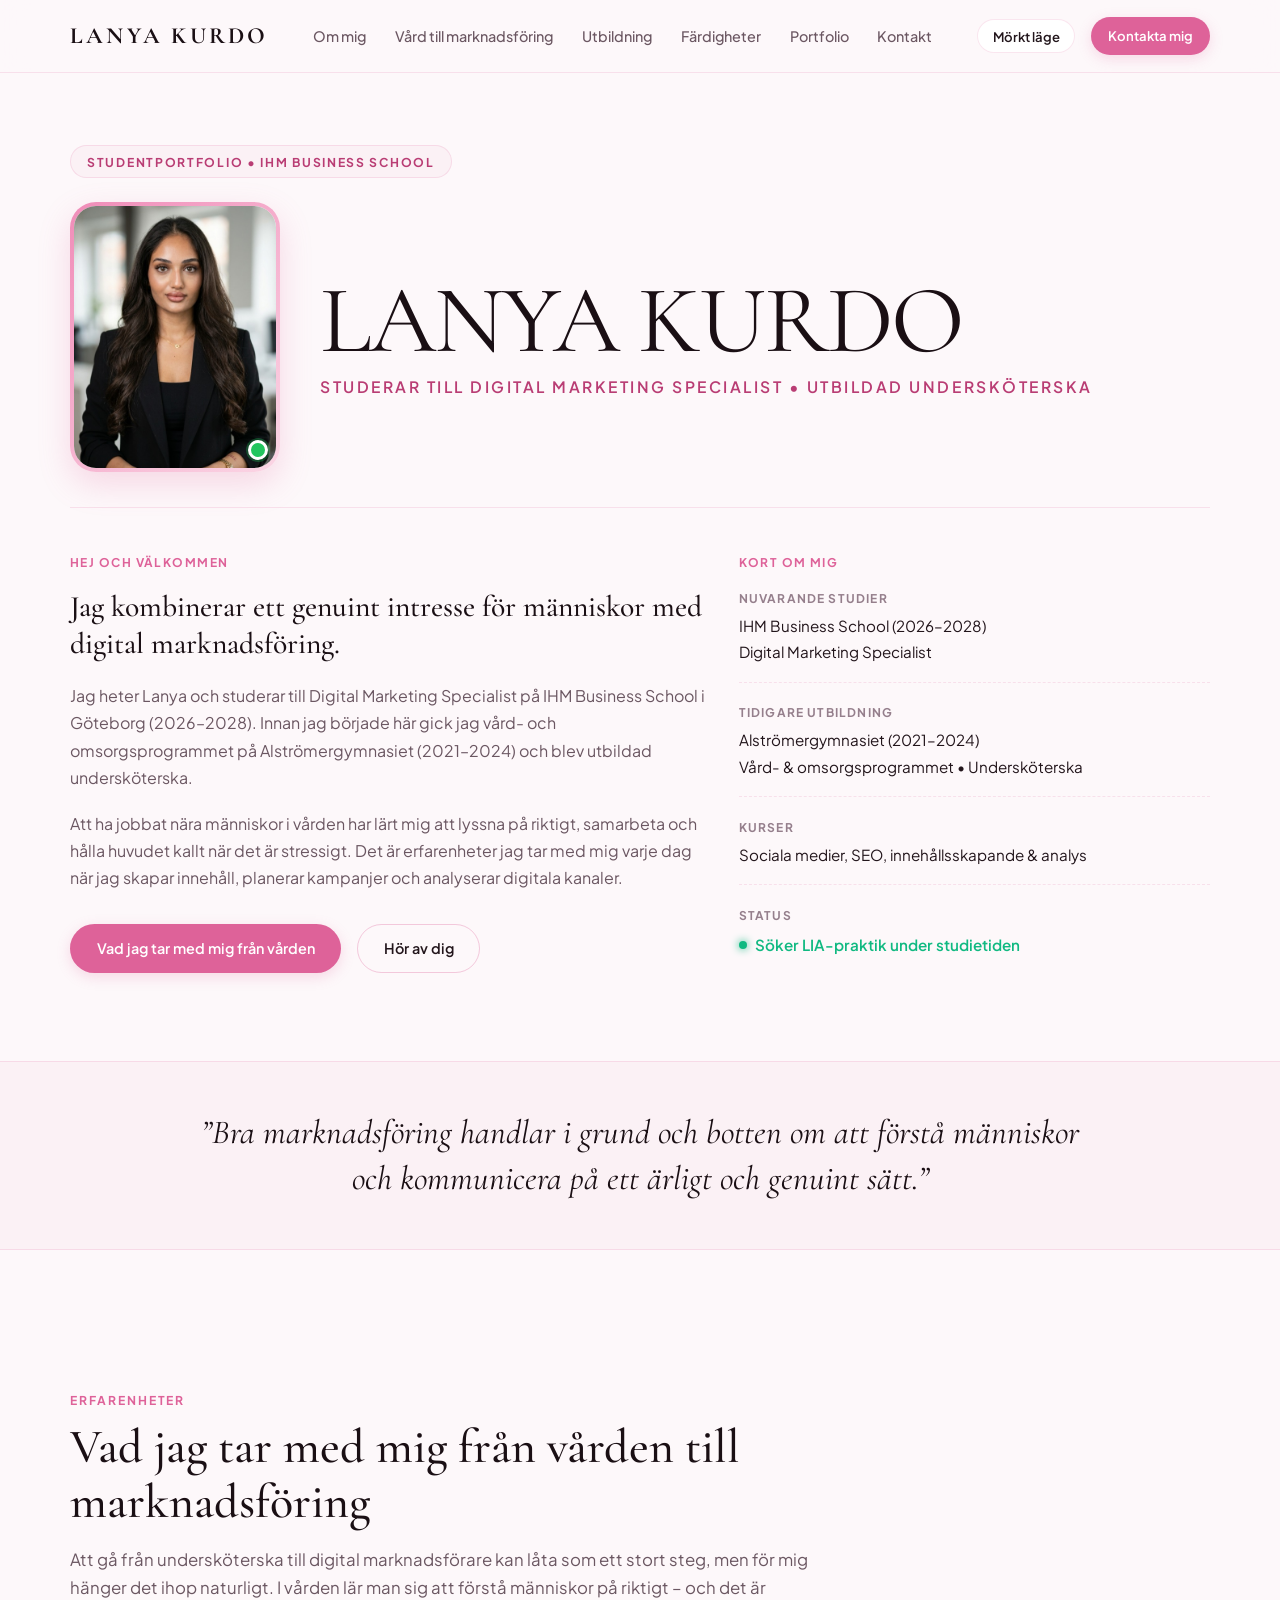
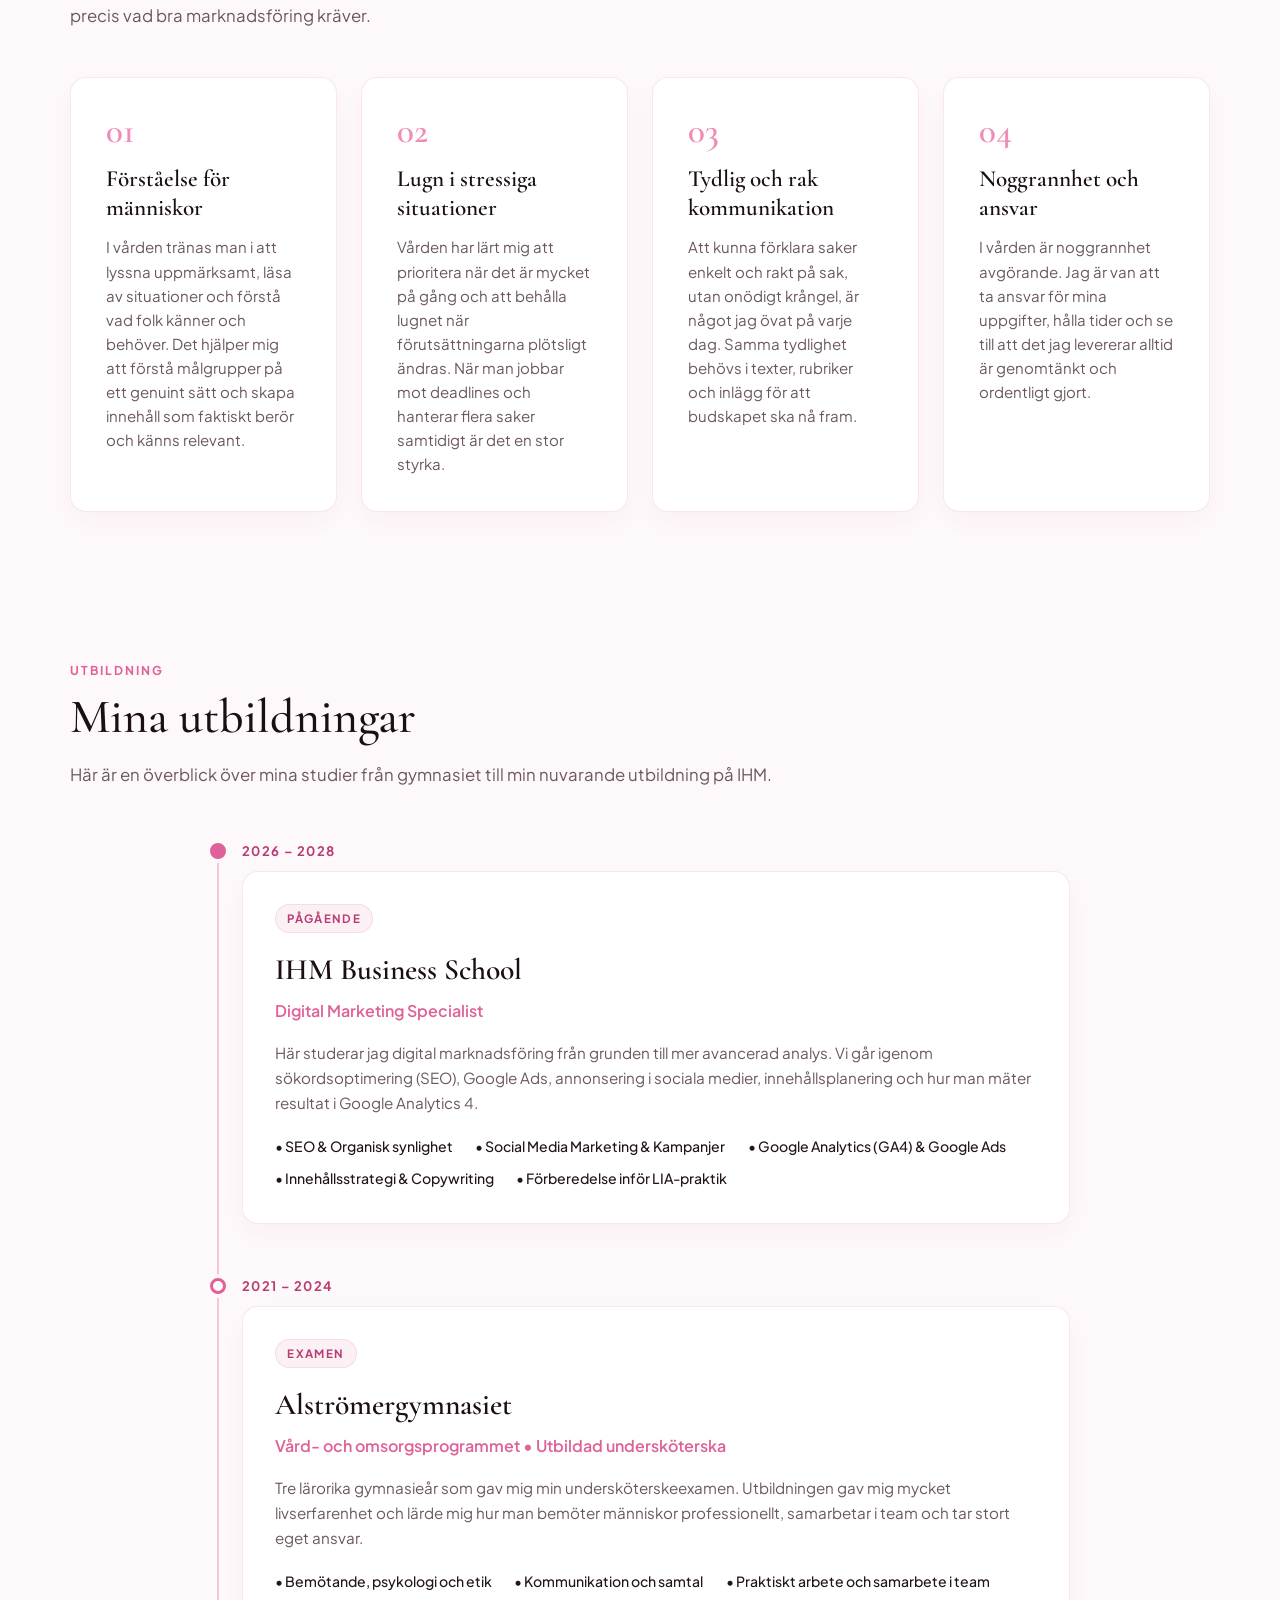
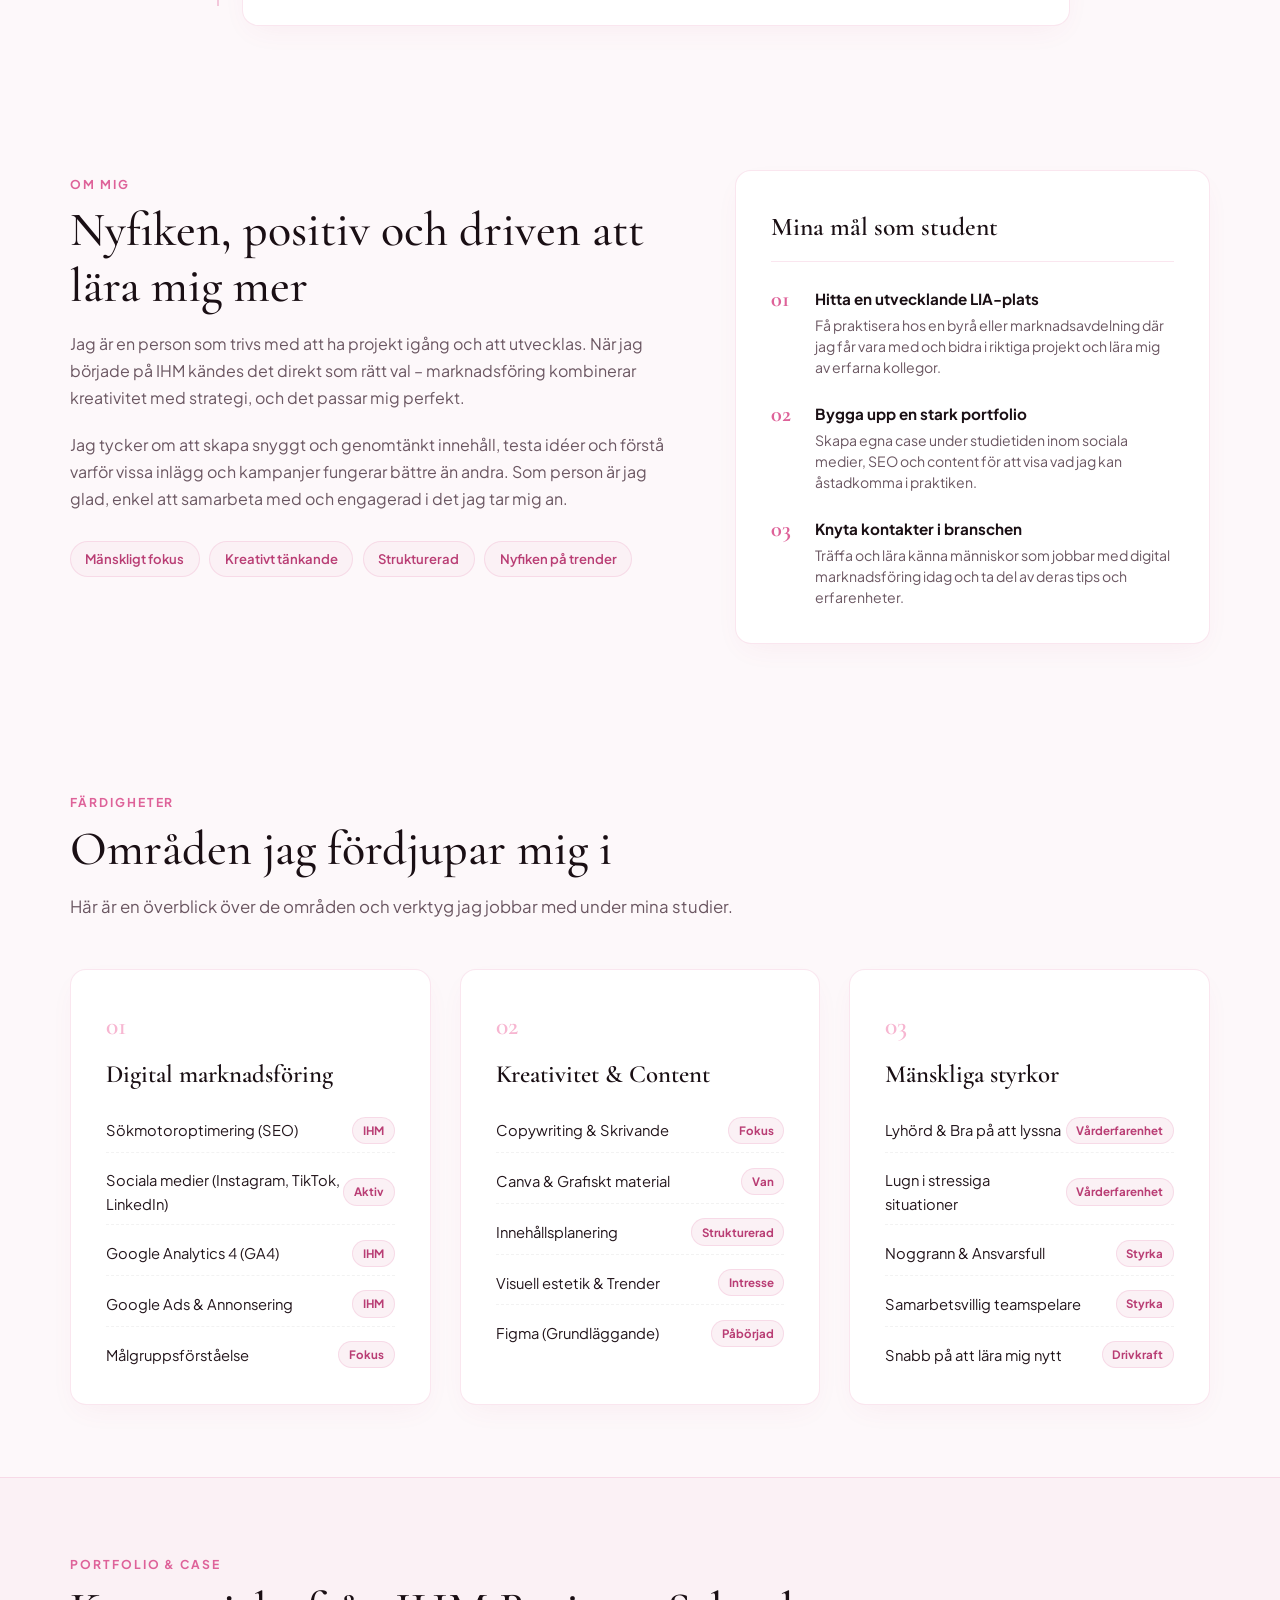
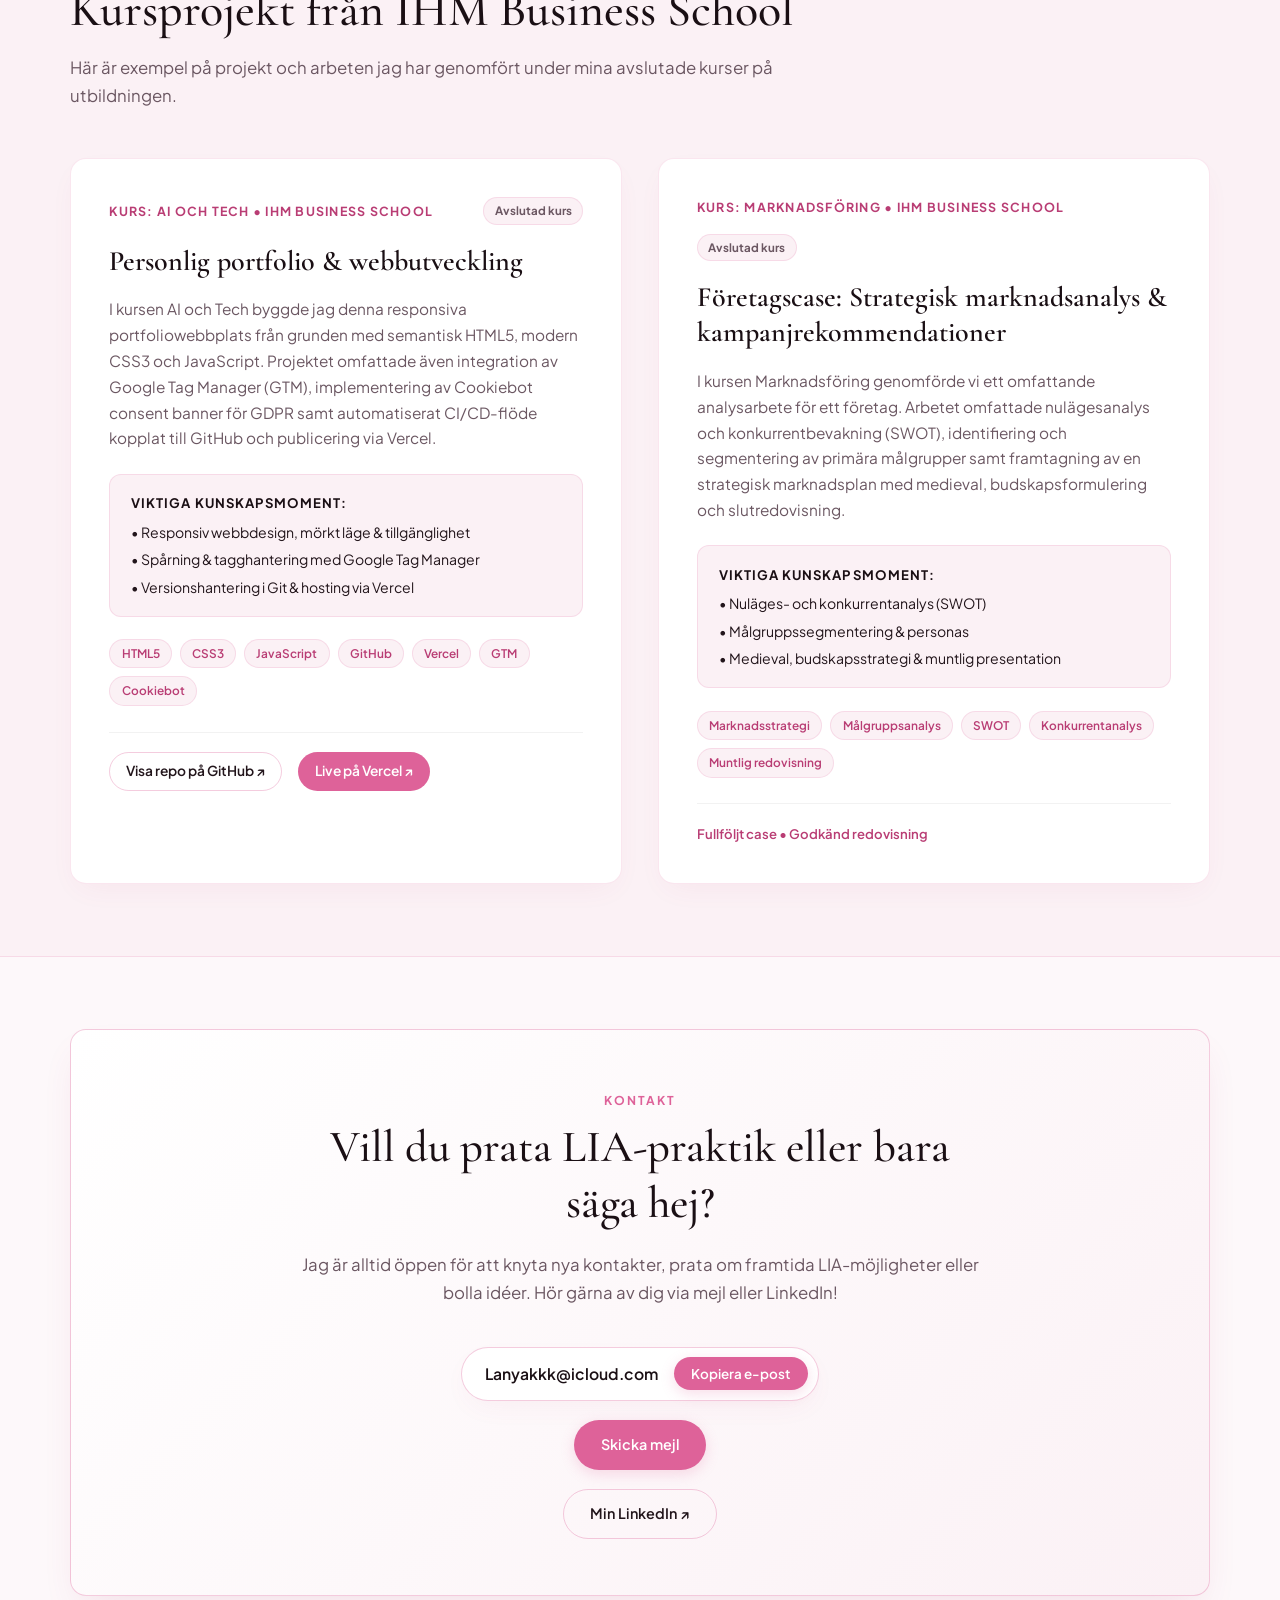
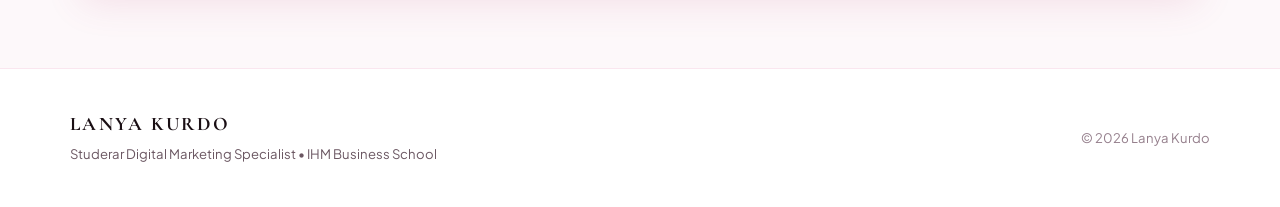
<file: index.html>
<!DOCTYPE html>
<html lang="sv">

<head>
    <!-- Google Tag Manager -->
    <script>(function(w,d,s,l,i){w[l]=w[l]||[];w[l].push({'gtm.start':
    new Date().getTime(),event:'gtm.js'});var f=d.getElementsByTagName(s)[0],
    j=d.createElement(s),dl=l!='dataLayer'?'&l='+l:'';j.async=true;j.src=
    'https://www.googletagmanager.com/gtm.js?id='+i+dl;f.parentNode.insertBefore(j,f);
    })(window,document,'script','dataLayer','GTM-WJGDMQJQ');</script>
    <!-- End Google Tag Manager -->
    <script id="Cookiebot" src="https://consent.cookiebot.com/uc.js" data-cbid="e855e7c2-2e5a-4139-b726-59638d1ef2c3"
        data-blockingmode="auto" data-culture="SV" type="text/javascript"></script>
    <meta charset="UTF-8">
    <meta name="viewport" content="width=device-width, initial-scale=1.0">
    <title>Lanya Kurdo — Studentportfolio | IHM Business School</title>
    <meta name="description"
        content="Portfolio för Lanya Kurdo. Studerar till Digital Marketing Specialist på IHM Business School (2026–2028). Utbildad undersköterska från Alströmergymnasiet (2021–2024).">
    <meta name="author" content="Lanya Kurdo">

    <!-- Typsnitt: Stilren Cormorant Garamond och lättläst Plus Jakarta Sans -->
    <link rel="preconnect" href="https://fonts.googleapis.com">
    <link rel="preconnect" href="https://fonts.gstatic.com" crossorigin>
    <link
        href="https://fonts.googleapis.com/css2?family=Cormorant+Garamond:ital,wght@0,300;0,400;0,500;0,600;0,700;1,400&family=Plus+Jakarta+Sans:wght@300;400;500;600;700&display=swap"
        rel="stylesheet">

    <!-- Stilmall med cache-brytare så ändringar alltid syns direkt -->
    <link rel="stylesheet" href="styles.css?v=8">
</head>

<body>
    <!-- Google Tag Manager (noscript) -->
    <noscript><iframe src="https://www.googletagmanager.com/ns.html?id=GTM-WJGDMQJQ"
    height="0" width="0" style="display:none;visibility:hidden"></iframe></noscript>
    <!-- End Google Tag Manager (noscript) -->
    <!-- Navigation -->
    <header class="sidhuvud" id="sidhuvud">
        <div class="nav-container">
            <a href="#" class="logotyp" aria-label="Till toppen">
                <span class="logo-namn">LANYA KURDO</span>
            </a>

            <nav class="nav-meny" aria-label="Huvudnavigation">
                <ul>
                    <li><a href="#om">Om mig</a></li>
                    <li><a href="#bakgrund">Vård till marknadsföring</a></li>
                    <li><a href="#utbildning">Utbildning</a></li>
                    <li><a href="#fardigheter">Färdigheter</a></li>
                    <li><a href="#portfolio">Portfolio</a></li>
                    <li><a href="#kontakt">Kontakt</a></li>
                </ul>
            </nav>

            <div class="header-hoger">
                <button id="tema-knapp" class="tema-knapp" type="button" aria-label="Växla färgtema">
                    <span class="tema-text">Mörkt läge</span>
                </button>
                <a href="#kontakt" class="knapp knapp-liten">Kontakta mig</a>
            </div>
        </div>
    </header>

    <main id="huvudinnehall">
        <!-- Hero: Personlig, ren och minimalistisk -->
        <section class="hero-sektion">
            <div class="hero-container">
                <div class="hero-etikett">
                    <span>STUDENTPORTFOLIO &bull; IHM BUSINESS SCHOOL</span>
                </div>

                <div class="namn-omslag">
                    <div class="hero-profil-header">
                        <div class="profil-avatar-wrap">
                            <img src="[data-uri]" alt="Lanya Kurdo" class="profil-avatar-bild">
                            <span class="profil-status-prick" title="Tillgänglig för LIA-praktik"></span>
                        </div>
                        <div class="namn-text-kolumn">
                            <h1 class="stort-namn">LANYA KURDO</h1>
                            <p class="roll-subtitel">STUDERAR TILL DIGITAL MARKETING SPECIALIST &bull; UTBILDAD UNDERSKÖTERSKA</p>
                        </div>
                    </div>
                </div>

                <div class="hero-kort-rutnat">
                    <div class="hero-kort hero-intro">
                        <span class="kort-etikett">Hej och välkommen</span>
                        <h2 class="hero-ingress-rubrik">Jag kombinerar ett genuint intresse för människor med digital
                            marknadsföring.</h2>
                        <p class="hero-text">
                            Jag heter Lanya och studerar till Digital Marketing Specialist på IHM Business School i
                            Göteborg (2026–2028). Innan jag började här gick jag vård- och omsorgsprogrammet på
                            Alströmergymnasiet (2021–2024) och blev utbildad undersköterska.
                        </p>
                        <p class="hero-text">
                            Att ha jobbat nära människor i vården har lärt mig att lyssna på riktigt, samarbeta och
                            hålla huvudet kallt när det är stressigt. Det är erfarenheter jag tar med mig varje dag när
                            jag skapar innehåll, planerar kampanjer och analyserar digitala kanaler.
                        </p>
                        <div class="hero-knapprad">
                            <a href="#bakgrund" class="knapp">Vad jag tar med mig från vården</a>
                            <a href="#kontakt" class="knapp knapp-linje">Hör av dig</a>
                        </div>
                    </div>

                    <div class="hero-kort hero-detaljer">
                        <span class="kort-etikett">Kort om mig</span>
                        <div class="fakta-lista">
                            <div class="fakta-punkt">
                                <span class="punkt-titel">Nuvarande studier</span>
                                <span class="punkt-varde">IHM Business School (2026–2028)<br>Digital Marketing
                                    Specialist</span>
                            </div>
                            <div class="fakta-punkt">
                                <span class="punkt-titel">Tidigare utbildning</span>
                                <span class="punkt-varde">Alströmergymnasiet (2021–2024)<br>Vård- &amp;
                                    omsorgsprogrammet &bull; Undersköterska</span>
                            </div>
                            <div class="fakta-punkt">
                                <span class="punkt-titel">Kurser</span>
                                <span class="punkt-varde">Sociala medier, SEO, innehållsskapande &amp; analys</span>
                            </div>
                            <div class="fakta-punkt">
                                <span class="punkt-titel">Status</span>
                                <span class="punkt-varde status-ledig">
                                    <span class="status-prick"></span>
                                    Söker LIA-praktik under studietiden
                                </span>
                            </div>
                        </div>
                    </div>
                </div>
            </div>
        </section>

        <!-- Personligt statement -->
        <section class="statement-banner">
            <div class="banner-innehall">
                <p class="banner-citat">
                    ”Bra marknadsföring handlar i grund och botten om att förstå människor och kommunicera på ett ärligt
                    och genuint sätt.”
                </p>
            </div>
        </section>

        <!-- Vad jag tar med mig från vården -->
        <section id="bakgrund" class="sektion">
            <div class="container">
                <div class="sektionshuvud">
                    <span class="sektion-undertitel">Erfarenheter</span>
                    <h2 class="sektion-titel">Vad jag tar med mig från vården till marknadsföring</h2>
                    <p class="sektion-beskrivning">
                        Att gå från undersköterska till digital marknadsförare kan låta som ett stort steg, men för mig
                        hänger det ihop naturligt. I vården lär man sig att förstå människor på riktigt – och det är
                        precis vad bra marknadsföring kräver.
                    </p>
                </div>

                <div class="fordelar-grid">
                    <div class="fordel-kort">
                        <span class="fordel-nummer">01</span>
                        <h3 class="fordel-rubrik">Förståelse för människor</h3>
                        <p class="fordel-text">
                            I vården tränas man i att lyssna uppmärksamt, läsa av situationer och förstå vad folk känner
                            och behöver. Det hjälper mig att förstå målgrupper på ett genuint sätt och skapa innehåll
                            som faktiskt berör och känns relevant.
                        </p>
                    </div>

                    <div class="fordel-kort">
                        <span class="fordel-nummer">02</span>
                        <h3 class="fordel-rubrik">Lugn i stressiga situationer</h3>
                        <p class="fordel-text">
                            Vården har lärt mig att prioritera när det är mycket på gång och att behålla lugnet när
                            förutsättningarna plötsligt ändras. När man jobbar mot deadlines och hanterar flera saker
                            samtidigt är det en stor styrka.
                        </p>
                    </div>

                    <div class="fordel-kort">
                        <span class="fordel-nummer">03</span>
                        <h3 class="fordel-rubrik">Tydlig och rak kommunikation</h3>
                        <p class="fordel-text">
                            Att kunna förklara saker enkelt och rakt på sak, utan onödigt krångel, är något jag övat på
                            varje dag. Samma tydlighet behövs i texter, rubriker och inlägg för att budskapet ska nå
                            fram.
                        </p>
                    </div>

                    <div class="fordel-kort">
                        <span class="fordel-nummer">04</span>
                        <h3 class="fordel-rubrik">Noggrannhet och ansvar</h3>
                        <p class="fordel-text">
                            I vården är noggrannhet avgörande. Jag är van att ta ansvar för mina uppgifter, hålla tider
                            och se till att det jag levererar alltid är genomtänkt och ordentligt gjort.
                        </p>
                    </div>
                </div>
            </div>
        </section>

        <!-- Utbildningstidslinje -->
        <section id="utbildning" class="sektion">
            <div class="container">
                <div class="sektionshuvud">
                    <span class="sektion-undertitel">Utbildning</span>
                    <h2 class="sektion-titel">Mina utbildningar</h2>
                    <p class="sektion-beskrivning">
                        Här är en överblick över mina studier från gymnasiet till min nuvarande utbildning på IHM.
                    </p>
                </div>

                <div class="tidslinje">
                    <!-- IHM -->
                    <div class="tidslinje-post aktiv">
                        <div class="tidslinje-ar">2026 – 2028</div>
                        <div class="tidslinje-punkt"></div>
                        <div class="tidslinje-kort">
                            <span class="kort-tagg">PÅGÅENDE</span>
                            <h3 class="skola-titel">IHM Business School</h3>
                            <h4 class="program-titel">Digital Marketing Specialist</h4>
                            <p class="utbildning-beskrivning">
                                Här studerar jag digital marknadsföring från grunden till mer avancerad analys. Vi går
                                igenom sökordsoptimering (SEO), Google Ads, annonsering i sociala medier,
                                innehållsplanering och hur man mäter resultat i Google Analytics 4.
                            </p>
                            <ul class="kurs-lista">
                                <li>&bull; SEO &amp; Organisk synlighet</li>
                                <li>&bull; Social Media Marketing &amp; Kampanjer</li>
                                <li>&bull; Google Analytics (GA4) &amp; Google Ads</li>
                                <li>&bull; Innehållsstrategi &amp; Copywriting</li>
                                <li>&bull; Förberedelse inför LIA-praktik</li>
                            </ul>
                        </div>
                    </div>

                    <!-- Alströmergymnasiet -->
                    <div class="tidslinje-post">
                        <div class="tidslinje-ar">2021 – 2024</div>
                        <div class="tidslinje-punkt"></div>
                        <div class="tidslinje-kort">
                            <span class="kort-tagg">EXAMEN</span>
                            <h3 class="skola-titel">Alströmergymnasiet</h3>
                            <h4 class="program-titel">Vård- och omsorgsprogrammet &bull; Utbildad undersköterska</h4>
                            <p class="utbildning-beskrivning">
                                Tre lärorika gymnasieår som gav mig min undersköterskeexamen. Utbildningen gav mig
                                mycket livserfarenhet och lärde mig hur man bemöter människor professionellt, samarbetar
                                i team och tar stort eget ansvar.
                            </p>
                            <ul class="kurs-lista">
                                <li>&bull; Bemötande, psykologi och etik</li>
                                <li>&bull; Kommunikation och samtal</li>
                                <li>&bull; Praktiskt arbete och samarbete i team</li>
                            </ul>
                        </div>
                    </div>
                </div>
            </div>
        </section>

        <!-- Om mig & Mål som student -->
        <section id="om" class="sektion">
            <div class="container om-grid">
                <div class="om-text-kolumn">
                    <span class="sektion-undertitel">Om mig</span>
                    <h2 class="sektion-titel">Nyfiken, positiv och driven att lära mig mer</h2>
                    <p class="om-paragraf">
                        Jag är en person som trivs med att ha projekt igång och att utvecklas. När jag började på IHM
                        kändes det direkt som rätt val – marknadsföring kombinerar kreativitet med strategi, och det
                        passar mig perfekt.
                    </p>
                    <p class="om-paragraf">
                        Jag tycker om att skapa snyggt och genomtänkt innehåll, testa idéer och förstå varför vissa
                        inlägg och kampanjer fungerar bättre än andra. Som person är jag glad, enkel att samarbeta med
                        och engagerad i det jag tar mig an.
                    </p>

                    <div class="varderingar-rad">
                        <span class="vardering-piller">Mänskligt fokus</span>
                        <span class="vardering-piller">Kreativt tänkande</span>
                        <span class="vardering-piller">Strukturerad</span>
                        <span class="vardering-piller">Nyfiken på trender</span>
                    </div>
                </div>

                <div class="om-kort-kolumn">
                    <div class="om-kort">
                        <h3 class="kort-rubrik">Mina mål som student</h3>

                        <div class="mal-punkt">
                            <span class="mal-nummer">01</span>
                            <div class="mal-text-wrap">
                                <strong>Hitta en utvecklande LIA-plats</strong>
                                <p>Få praktisera hos en byrå eller marknadsavdelning där jag får vara med och bidra i
                                    riktiga projekt och lära mig av erfarna kollegor.</p>
                            </div>
                        </div>

                        <div class="mal-punkt">
                            <span class="mal-nummer">02</span>
                            <div class="mal-text-wrap">
                                <strong>Bygga upp en stark portfolio</strong>
                                <p>Skapa egna case under studietiden inom sociala medier, SEO och content för att visa
                                    vad jag kan åstadkomma i praktiken.</p>
                            </div>
                        </div>

                        <div class="mal-punkt">
                            <span class="mal-nummer">03</span>
                            <div class="mal-text-wrap">
                                <strong>Knyta kontakter i branschen</strong>
                                <p>Träffa och lära känna människor som jobbar med digital marknadsföring idag och ta del
                                    av deras tips och erfarenheter.</p>
                            </div>
                        </div>
                    </div>
                </div>
            </div>
        </section>

        <!-- Färdigheter -->
        <section id="fardigheter" class="sektion">
            <div class="container">
                <div class="sektionshuvud">
                    <span class="sektion-undertitel">Färdigheter</span>
                    <h2 class="sektion-titel">Områden jag fördjupar mig i</h2>
                    <p class="sektion-beskrivning">
                        Här är en överblick över de områden och verktyg jag jobbar med under mina studier.
                    </p>
                </div>

                <div class="kompetens-grid">
                    <div class="kompetens-box">
                        <span class="kompetens-nummer">01</span>
                        <h3 class="kompetens-kategori">Digital marknadsföring</h3>
                        <ul class="fardighet-lista">
                            <li><span>Sökmotoroptimering (SEO)</span> <span class="niva-tagg">IHM</span></li>
                            <li><span>Sociala medier (Instagram, TikTok, LinkedIn)</span> <span
                                    class="niva-tagg">Aktiv</span></li>
                            <li><span>Google Analytics 4 (GA4)</span> <span class="niva-tagg">IHM</span></li>
                            <li><span>Google Ads &amp; Annonsering</span> <span class="niva-tagg">IHM</span></li>
                            <li><span>Målgruppsförståelse</span> <span class="niva-tagg">Fokus</span></li>
                        </ul>
                    </div>

                    <div class="kompetens-box">
                        <span class="kompetens-nummer">02</span>
                        <h3 class="kompetens-kategori">Kreativitet &amp; Content</h3>
                        <ul class="fardighet-lista">
                            <li><span>Copywriting &amp; Skrivande</span> <span class="niva-tagg">Fokus</span></li>
                            <li><span>Canva &amp; Grafiskt material</span> <span class="niva-tagg">Van</span></li>
                            <li><span>Innehållsplanering</span> <span class="niva-tagg">Strukturerad</span></li>
                            <li><span>Visuell estetik &amp; Trender</span> <span class="niva-tagg">Intresse</span></li>
                            <li><span>Figma (Grundläggande)</span> <span class="niva-tagg">Påbörjad</span></li>
                        </ul>
                    </div>

                    <div class="kompetens-box">
                        <span class="kompetens-nummer">03</span>
                        <h3 class="kompetens-kategori">Mänskliga styrkor</h3>
                        <ul class="fardighet-lista">
                            <li><span>Lyhörd &amp; Bra på att lyssna</span> <span
                                    class="niva-tagg">Vårderfarenhet</span></li>
                            <li><span>Lugn i stressiga situationer</span> <span class="niva-tagg">Vårderfarenhet</span>
                            </li>
                            <li><span>Noggrann &amp; Ansvarsfull</span> <span class="niva-tagg">Styrka</span></li>
                            <li><span>Samarbetsvillig teamspelare</span> <span class="niva-tagg">Styrka</span></li>
                            <li><span>Snabb på att lära mig nytt</span> <span class="niva-tagg">Drivkraft</span></li>
                        </ul>
                    </div>
                </div>
            </div>
        </section>

        <!-- Portfolio / Kursprojekt -->
        <section id="portfolio" class="sektion portfolio-sektion">
            <div class="container">
                <div class="sektionshuvud">
                    <span class="sektion-undertitel">Portfolio &amp; Case</span>
                    <h2 class="sektion-titel">Kursprojekt från IHM Business School</h2>
                    <p class="sektion-beskrivning">
                        Här är exempel på projekt och arbeten jag har genomfört under mina avslutade kurser på utbildningen.
                    </p>
                </div>

                <div class="projekt-grid">
                    <!-- Projekt 1: AI och Tech -->
                    <article class="projekt-kort">
                        <div class="projekt-innehall">
                            <div class="projekt-topp">
                                <span class="projekt-kurs">Kurs: AI och Tech &bull; IHM Business School</span>
                                <span class="projekt-status-tagg">Avslutad kurs</span>
                            </div>
                            <h3 class="projekt-rubrik">Personlig portfolio &amp; webbutveckling</h3>
                            <p class="projekt-beskrivning">
                                I kursen AI och Tech byggde jag denna responsiva portfoliowebbplats från grunden med semantisk HTML5, modern CSS3 och JavaScript. Projektet omfattade även integration av Google Tag Manager (GTM), implementering av Cookiebot consent banner för GDPR samt automatiserat CI/CD-flöde kopplat till GitHub och publicering via Vercel.
                            </p>
                            <div class="projekt-larande">
                                <strong>Viktiga kunskapsmoment:</strong>
                                <ul>
                                    <li>&bull; Responsiv webbdesign, mörkt läge &amp; tillgänglighet</li>
                                    <li>&bull; Spårning &amp; tagghantering med Google Tag Manager</li>
                                    <li>&bull; Versionshantering i Git &amp; hosting via Vercel</li>
                                </ul>
                            </div>
                            <div class="projekt-taggar">
                                <span class="tagg">HTML5</span>
                                <span class="tagg">CSS3</span>
                                <span class="tagg">JavaScript</span>
                                <span class="tagg">GitHub</span>
                                <span class="tagg">Vercel</span>
                                <span class="tagg">GTM</span>
                                <span class="tagg">Cookiebot</span>
                            </div>
                            <div class="projekt-lankar">
                                <a href="https://github.com/Lanyaak/personal-brand" target="_blank" rel="noopener noreferrer" class="projekt-lank">Visa repo på GitHub ↗</a>
                                <a href="https://lanyakurdo.vercel.app/" target="_blank" rel="noopener noreferrer" class="projekt-lank projekt-lank-framhav">Live på Vercel ↗</a>
                            </div>
                        </div>
                    </article>

                    <!-- Projekt 2: Marknadsföring -->
                    <article class="projekt-kort">
                        <div class="projekt-innehall">
                            <div class="projekt-topp">
                                <span class="projekt-kurs">Kurs: Marknadsföring &bull; IHM Business School</span>
                                <span class="projekt-status-tagg">Avslutad kurs</span>
                            </div>
                            <h3 class="projekt-rubrik">Företagscase: Strategisk marknadsanalys &amp; kampanjrekommendationer</h3>
                            <p class="projekt-beskrivning">
                                I kursen Marknadsföring genomförde vi ett omfattande analysarbete för ett företag. Arbetet omfattade nulägesanalys och konkurrentbevakning (SWOT), identifiering och segmentering av primära målgrupper samt framtagning av en strategisk marknadsplan med medieval, budskapsformulering och slutredovisning.
                            </p>
                            <div class="projekt-larande">
                                <strong>Viktiga kunskapsmoment:</strong>
                                <ul>
                                    <li>&bull; Nuläges- och konkurrentanalys (SWOT)</li>
                                    <li>&bull; Målgruppssegmentering &amp; personas</li>
                                    <li>&bull; Medieval, budskapsstrategi &amp; muntlig presentation</li>
                                </ul>
                            </div>
                            <div class="projekt-taggar">
                                <span class="tagg">Marknadsstrategi</span>
                                <span class="tagg">Målgruppsanalys</span>
                                <span class="tagg">SWOT</span>
                                <span class="tagg">Konkurrentanalys</span>
                                <span class="tagg">Muntlig redovisning</span>
                            </div>
                            <div class="projekt-lankar">
                                <span class="projekt-badge-klar">Fullföljt case &bull; Godkänd redovisning</span>
                            </div>
                        </div>
                    </article>
                </div>
            </div>
        </section>

        <!-- Kontakt -->
        <section id="kontakt" class="sektion kontakt-sektion">
            <div class="container">
                <div class="kontakt-kort">
                    <div class="kontakt-innehall">
                        <span class="sektion-undertitel">Kontakt</span>
                        <h2 class="kontakt-rubrik">Vill du prata LIA-praktik eller bara säga hej?</h2>
                        <p class="kontakt-beskrivning">
                            Jag är alltid öppen för att knyta nya kontakter, prata om framtida LIA-möjligheter eller
                            bolla idéer. Hör gärna av dig via mejl eller LinkedIn!
                        </p>

                        <div class="kontakt-knappar">
                            <div class="epost-box">
                                <span class="epost-adress" id="epost-visning">Lanyakkk@icloud.com</span>
                                <button type="button" class="knapp knapp-kopiera" id="kopiera-epost-knapp">
                                    <span class="kopiera-text">Kopiera e-post</span>
                                </button>
                            </div>

                            <a href="mailto:Lanyakkk@icloud.com" class="knapp">Skicka mejl</a>

                            <a href="https://www.linkedin.com/in/lanya-kurdo-06547729a/" target="_blank"
                                rel="noopener noreferrer" class="knapp knapp-linje">
                                Min LinkedIn ↗
                            </a>
                        </div>
                    </div>
                </div>
            </div>
        </section>
    </main>

    <!-- Sidfot -->
    <footer class="sidfot">
        <div class="container sidfot-innehall">
            <div class="sidfot-vanster">
                <span class="sidfot-namn">LANYA KURDO</span>
                <span class="sidfot-roll">Studerar Digital Marketing Specialist &bull; IHM Business School</span>
            </div>
            <div class="sidfot-hoger">
                <p>&copy; 2026 Lanya Kurdo</p>
            </div>
        </div>
    </footer>

    <!-- Skript med cache-brytare så ändringar alltid slår igenom -->
    <script src="app.js?v=3"></script>
</body>

</html>
</file>
<file: styles.css>
/* ==========================================================================
   LANYA KURDO — PERSONLIG PORTFOLIO & STUDENTPROFIL
   Minimalistisk, stilren editorial design i mjuk babyrosa färgskala
   ========================================================================== */

/* 1 · Reset & Grundläggande Box-modell */
*,
*::before,
*::after {
    box-sizing: border-box;
    margin: 0;
    padding: 0;
}

/* 2 · Designvariabler & Färgpalett */
:root {
    /* Babyrosa & Mjuk färgpalett */
    --rosa-50: #fff6f9;
    --rosa-100: #fdebf2;
    --rosa-200: #fbd6e5;
    --rosa-300: #f7b6d1;
    --rosa-400: #f08cb8;
    --rosa-500: #de6299;
    --rosa-600: #b93d74;
    --rosa-700: #8f2655;

    /* Primära basfärger (Ljust läge) */
    --bakgrund: #fdf8fa;
    --yta: #ffffff;
    --yta-subtil: #fbf1f5;
    --yta-accent: #f7e4ed;

    /* Textfärger */
    --text-huvud: #22151b;
    --text-rubrik: #1a0f14;
    --text-dampad: #6b5762;
    --text-ljus: #957f8c;

    /* Ramar & Skuggor */
    --kant: rgba(222, 98, 153, 0.16);
    --kant-stark: rgba(222, 98, 153, 0.32);
    --kant-subtil: rgba(0, 0, 0, 0.05);
    --skugga-mjuk: 0 10px 30px -10px rgba(185, 61, 116, 0.08);
    --skugga-svavande: 0 18px 38px -12px rgba(185, 61, 116, 0.14);

    /* Typografi */
    --typsnitt-rubrik: 'Cormorant Garamond', Georgia, serif;
    --typsnitt-brodtext: 'Plus Jakarta Sans', -apple-system, BlinkMacSystemFont, 'Segoe UI', Roboto, sans-serif;

    /* Avstånd & Radier */
    --container-max: 1140px;
    --radie-liten: 8px;
    --radie-kort: 16px;
    --radie-rund: 9999px;
    --overgang: all 0.3s cubic-bezier(0.2, 0.8, 0.2, 1);
}

/* Mörkt tema */
body.morkt-lage {
    --bakgrund: #130d10;
    --yta: #1c1418;
    --yta-subtil: #241a20;
    --yta-accent: #302129;

    --text-huvud: #fbeff4;
    --text-rubrik: #ffffff;
    --text-dampad: #baa3af;
    --text-ljus: #8c7582;

    --kant: rgba(247, 182, 209, 0.14);
    --kant-stark: rgba(247, 182, 209, 0.3);
    --kant-subtil: rgba(255, 255, 255, 0.05);
    --skugga-mjuk: 0 10px 30px -10px rgba(0, 0, 0, 0.5);
    --skugga-svavande: 0 18px 40px -12px rgba(0, 0, 0, 0.7);
}

/* 3 · Grundstil */
html {
    scroll-behavior: smooth;
    font-size: 16px;
    background-color: var(--bakgrund);
    color: var(--text-huvud);
    font-family: var(--typsnitt-brodtext);
    -webkit-font-smoothing: antialiased;
}

body {
    background-color: var(--bakgrund);
    color: var(--text-huvud);
    line-height: 1.65;
    transition: background-color 0.4s ease, color 0.4s ease;
    overflow-x: hidden;
}

.container {
    width: 90%;
    max-width: var(--container-max);
    margin: 0 auto;
}

/* 4 · Sidhuvud & Navigation */
.sidhuvud {
    position: sticky;
    top: 0;
    z-index: 100;
    background: rgba(253, 248, 250, 0.88);
    backdrop-filter: blur(14px);
    -webkit-backdrop-filter: blur(14px);
    border-bottom: 1px solid var(--kant);
    transition: var(--overgang);
}

body.morkt-lage .sidhuvud {
    background: rgba(19, 13, 16, 0.88);
}

.nav-container {
    width: 90%;
    max-width: var(--container-max);
    margin: 0 auto;
    height: 72px;
    display: flex;
    align-items: center;
    justify-content: space-between;
}

.logotyp {
    text-decoration: none;
    color: var(--text-rubrik);
}

.logo-namn {
    font-family: var(--typsnitt-rubrik);
    font-size: 1.45rem;
    font-weight: 700;
    letter-spacing: 0.14em;
    text-transform: uppercase;
}

.nav-meny ul {
    list-style: none;
    display: flex;
    gap: 1.8rem;
    align-items: center;
}

.nav-meny a {
    text-decoration: none;
    color: var(--text-dampad);
    font-size: 0.9rem;
    font-weight: 500;
    transition: var(--overgang);
    position: relative;
}

.nav-meny a:hover {
    color: var(--rosa-600);
}

.nav-meny a::after {
    content: '';
    position: absolute;
    width: 0;
    height: 1.5px;
    bottom: -4px;
    left: 0;
    background-color: var(--rosa-500);
    transition: width 0.25s ease;
}

.nav-meny a:hover::after {
    width: 100%;
}

.header-hoger {
    display: flex;
    align-items: center;
    gap: 1rem;
}

/* Tema-knapp */
.tema-knapp {
    display: inline-flex;
    align-items: center;
    background: var(--yta);
    border: 1px solid var(--kant);
    color: var(--text-huvud);
    padding: 0.45rem 0.9rem;
    border-radius: var(--radie-rund);
    font-size: 0.82rem;
    font-weight: 600;
    cursor: pointer;
    transition: var(--overgang);
    font-family: var(--typsnitt-brodtext);
}

.tema-knapp:hover {
    border-color: var(--rosa-400);
    background: var(--yta-subtil);
}

/* Knappar */
.knapp {
    display: inline-flex;
    align-items: center;
    justify-content: center;
    padding: 0.75rem 1.6rem;
    border-radius: var(--radie-rund);
    font-size: 0.9rem;
    font-weight: 600;
    text-decoration: none;
    cursor: pointer;
    transition: var(--overgang);
    background: var(--rosa-500);
    color: #ffffff;
    border: 1px solid transparent;
    box-shadow: 0 4px 14px rgba(222, 98, 153, 0.22);
    font-family: var(--typsnitt-brodtext);
}

.knapp:hover {
    background: var(--rosa-600);
    transform: translateY(-2px);
    box-shadow: 0 8px 20px rgba(222, 98, 153, 0.32);
}

.knapp-liten {
    padding: 0.45rem 1rem;
    font-size: 0.82rem;
}

.knapp-linje {
    background: transparent;
    color: var(--text-huvud);
    border: 1px solid var(--kant-stark);
    box-shadow: none;
}

.knapp-linje:hover {
    background: var(--yta-subtil);
    color: var(--rosa-600);
    border-color: var(--rosa-500);
}

/* 5 · Hero-sektion */
.hero-sektion {
    padding: 4.5rem 0 3.5rem;
    position: relative;
    overflow: hidden;
}

.hero-sektion::before {
    content: '';
    position: absolute;
    top: -20%;
    right: -10%;
    width: 500px;
    height: 500px;
    background: radial-gradient(circle, rgba(251, 214, 229, 0.45) 0%, transparent 70%);
    z-index: -1;
    pointer-events: none;
}

body.morkt-lage .hero-sektion::before {
    background: radial-gradient(circle, rgba(222, 98, 153, 0.12) 0%, transparent 70%);
}

.hero-container {
    width: 90%;
    max-width: var(--container-max);
    margin: 0 auto;
}

.hero-etikett {
    display: inline-flex;
    align-items: center;
    padding: 0.35rem 1rem;
    background: var(--yta-subtil);
    border: 1px solid var(--kant);
    border-radius: var(--radie-rund);
    font-size: 0.76rem;
    font-weight: 700;
    letter-spacing: 0.14em;
    color: var(--rosa-600);
    margin-bottom: 1.5rem;
}

.namn-omslag {
    margin-bottom: 2.8rem;
    border-bottom: 1px solid var(--kant);
    padding-bottom: 2.2rem;
}

/* Profilheader högst upp i hero */
.hero-profil-header {
    display: flex;
    align-items: center;
    gap: 2.5rem;
}

.profil-avatar-wrap {
    position: relative;
    width: 210px;
    height: 270px;
    flex-shrink: 0;
    border-radius: 26px;
    padding: 4px;
    background: linear-gradient(135deg, var(--rosa-400), var(--rosa-200));
    box-shadow: 0 12px 32px rgba(222, 98, 153, 0.22);
    transition: transform 0.35s ease, box-shadow 0.35s ease;
}

.profil-avatar-wrap:hover {
    transform: translateY(-4px) scale(1.02);
    box-shadow: 0 18px 40px rgba(222, 98, 153, 0.32);
}

.profil-avatar-bild {
    width: 100%;
    height: 100%;
    border-radius: 22px;
    object-fit: cover;
    object-position: center 15%;
    display: block;
    background: var(--yta);
}

.profil-status-prick {
    position: absolute;
    bottom: 12px;
    right: 12px;
    width: 20px;
    height: 20px;
    background-color: #22c55e;
    border: 3.5px solid var(--yta);
    border-radius: 50%;
    box-shadow: 0 0 0 2px rgba(34, 197, 94, 0.3);
}

.namn-text-kolumn {
    display: flex;
    flex-direction: column;
}

.stort-namn {
    font-family: var(--typsnitt-rubrik);
    font-size: clamp(3rem, 7.5vw, 6.4rem);
    font-weight: 400;
    line-height: 0.95;
    letter-spacing: -0.02em;
    text-transform: uppercase;
    color: var(--text-rubrik);
    margin-bottom: 0.5rem;
}

.roll-subtitel {
    font-size: clamp(0.82rem, 1.8vw, 0.98rem);
    font-weight: 600;
    letter-spacing: 0.16em;
    text-transform: uppercase;
    color: var(--rosa-600);
}

.hero-kort-rutnat {
    display: grid;
    grid-template-columns: 1.35fr 1fr;
    gap: 2rem;
    align-items: stretch;
}

.kort-etikett {
    font-size: 0.75rem;
    font-weight: 700;
    text-transform: uppercase;
    letter-spacing: 0.12em;
    color: var(--rosa-500);
    margin-bottom: 1rem;
    display: block;
}

.hero-ingress-rubrik {
    font-family: var(--typsnitt-rubrik);
    font-size: 1.85rem;
    font-weight: 500;
    line-height: 1.25;
    color: var(--text-rubrik);
    margin-bottom: 1.2rem;
}

.hero-text {
    font-size: 1rem;
    color: var(--text-dampad);
    line-height: 1.7;
    margin-bottom: 1.2rem;
}

.hero-text:last-of-type {
    margin-bottom: 2rem;
}

.hero-knapprad {
    display: flex;
    gap: 1rem;
    flex-wrap: wrap;
}

/* Snabbprofil */
.fakta-lista {
    display: flex;
    flex-direction: column;
    gap: 1.3rem;
}

.fakta-punkt {
    border-bottom: 1px dashed var(--kant);
    padding-bottom: 1rem;
}

.fakta-punkt:last-child {
    border-bottom: none;
    padding-bottom: 0;
}

.punkt-titel {
    display: block;
    font-size: 0.75rem;
    font-weight: 700;
    text-transform: uppercase;
    letter-spacing: 0.1em;
    color: var(--text-ljus);
    margin-bottom: 0.25rem;
}

.punkt-varde {
    font-size: 0.95rem;
    color: var(--text-huvud);
    line-height: 1.45;
}

.status-ledig {
    display: inline-flex;
    align-items: center;
    gap: 0.5rem;
    color: #10b981;
    font-weight: 600;
}

.status-prick {
    width: 8px;
    height: 8px;
    background-color: #10b981;
    border-radius: 50%;
    box-shadow: 0 0 8px #10b981;
}

/* 6 · Statement Banner */
.statement-banner {
    background: var(--yta-subtil);
    border-top: 1px solid var(--kant);
    border-bottom: 1px solid var(--kant);
    padding: 3rem 0;
    margin: 2rem 0 4rem;
}

.banner-innehall {
    width: 90%;
    max-width: 880px;
    margin: 0 auto;
    text-align: center;
}

.banner-citat {
    font-family: var(--typsnitt-rubrik);
    font-size: clamp(1.4rem, 3vw, 2.1rem);
    font-style: italic;
    font-weight: 400;
    line-height: 1.35;
    color: var(--text-rubrik);
}

/* 7 · Generella Sektionsstilar */
.sektion {
    padding: 4.5rem 0;
}

.sektionshuvud {
    max-width: 740px;
    margin-bottom: 3rem;
}

.sektion-undertitel {
    display: inline-block;
    font-size: 0.76rem;
    font-weight: 700;
    letter-spacing: 0.16em;
    text-transform: uppercase;
    color: var(--rosa-500);
    margin-bottom: 0.6rem;
}

.sektion-titel {
    font-family: var(--typsnitt-rubrik);
    font-size: clamp(2rem, 4vw, 3rem);
    font-weight: 500;
    line-height: 1.15;
    color: var(--text-rubrik);
    margin-bottom: 1rem;
}

.sektion-beskrivning {
    font-size: 1.05rem;
    color: var(--text-dampad);
    line-height: 1.65;
}

/* 8 · Vård till Marknadsföring */
.fordelar-grid {
    display: grid;
    grid-template-columns: repeat(auto-fit, minmax(250px, 1fr));
    gap: 1.5rem;
}

.fordel-kort {
    background: var(--yta);
    border: 1px solid var(--kant);
    border-radius: var(--radie-kort);
    padding: 2.2rem;
    box-shadow: var(--skugga-mjuk);
    transition: var(--overgang);
    position: relative;
    overflow: hidden;
}

.fordel-kort::after {
    content: '';
    position: absolute;
    top: 0;
    left: 0;
    width: 4px;
    height: 0;
    background: var(--rosa-500);
    transition: height 0.3s ease;
}

.fordel-kort:hover {
    transform: translateY(-4px);
    box-shadow: var(--skugga-svavande);
    border-color: var(--kant-stark);
}

.fordel-kort:hover::after {
    height: 100%;
}

.fordel-nummer {
    display: block;
    font-family: var(--typsnitt-rubrik);
    font-size: 2.2rem;
    font-weight: 600;
    color: var(--rosa-400);
    line-height: 1;
    margin-bottom: 1rem;
}

.fordel-rubrik {
    font-family: var(--typsnitt-rubrik);
    font-size: 1.45rem;
    font-weight: 600;
    color: var(--text-rubrik);
    margin-bottom: 0.8rem;
    line-height: 1.25;
}

.fordel-text {
    font-size: 0.94rem;
    color: var(--text-dampad);
    line-height: 1.6;
}

/* 9 · Tidslinje */
.tidslinje {
    position: relative;
    max-width: 860px;
    margin: 0 auto;
    padding-left: 2rem;
}

.tidslinje::before {
    content: '';
    position: absolute;
    left: 7px;
    top: 10px;
    bottom: 20px;
    width: 2px;
    background: var(--kant-stark);
}

.tidslinje-post {
    position: relative;
    margin-bottom: 3rem;
}

.tidslinje-post:last-child {
    margin-bottom: 0;
}

.tidslinje-punkt {
    position: absolute;
    left: -2rem;
    top: 6px;
    width: 16px;
    height: 16px;
    border-radius: 50%;
    background: var(--bakgrund);
    border: 3px solid var(--rosa-500);
    box-shadow: 0 0 0 4px var(--bakgrund);
}

.tidslinje-post.aktiv .tidslinje-punkt {
    background: var(--rosa-500);
}

.tidslinje-ar {
    display: inline-block;
    font-size: 0.82rem;
    font-weight: 700;
    letter-spacing: 0.1em;
    color: var(--rosa-600);
    margin-bottom: 0.6rem;
}

.tidslinje-kort {
    background: var(--yta);
    border: 1px solid var(--kant);
    border-radius: var(--radie-kort);
    padding: 2rem;
    box-shadow: var(--skugga-mjuk);
}

.kort-tagg {
    display: inline-block;
    font-size: 0.72rem;
    font-weight: 700;
    letter-spacing: 0.12em;
    background: var(--yta-subtil);
    color: var(--rosa-600);
    border: 1px solid var(--kant);
    padding: 0.25rem 0.7rem;
    border-radius: var(--radie-rund);
    margin-bottom: 0.8rem;
}

.skola-titel {
    font-family: var(--typsnitt-rubrik);
    font-size: 1.85rem;
    font-weight: 600;
    color: var(--text-rubrik);
    margin-bottom: 0.2rem;
}

.program-titel {
    font-size: 1rem;
    font-weight: 600;
    color: var(--rosa-500);
    margin-bottom: 1rem;
}

.utbildning-beskrivning {
    font-size: 0.95rem;
    color: var(--text-dampad);
    line-height: 1.65;
    margin-bottom: 1.2rem;
}

.kurs-lista {
    list-style: none;
    display: flex;
    flex-wrap: wrap;
    gap: 0.6rem 1.4rem;
}

.kurs-lista li {
    font-size: 0.88rem;
    color: var(--text-huvud);
    font-weight: 500;
}

/* 10 · Om mig & Mål (100% utan ikoner eller emojis) */
.om-grid {
    display: grid;
    grid-template-columns: 1.3fr 1fr;
    gap: 3rem;
    align-items: flex-start;
}

.om-paragraf {
    font-size: 1rem;
    color: var(--text-dampad);
    line-height: 1.7;
    margin-bottom: 1.2rem;
}

.varderingar-rad {
    display: flex;
    flex-wrap: wrap;
    gap: 0.6rem;
    margin-top: 1.8rem;
}

.vardering-piller {
    background: var(--yta-subtil);
    border: 1px solid var(--kant);
    padding: 0.4rem 0.9rem;
    border-radius: var(--radie-rund);
    font-size: 0.82rem;
    font-weight: 600;
    color: var(--rosa-600);
}

.om-kort {
    background: var(--yta);
    border: 1px solid var(--kant);
    border-radius: var(--radie-kort);
    padding: 2.2rem;
    box-shadow: var(--skugga-mjuk);
}

.kort-rubrik {
    font-family: var(--typsnitt-rubrik);
    font-size: 1.6rem;
    font-weight: 600;
    color: var(--text-rubrik);
    margin-bottom: 1.5rem;
    border-bottom: 1px solid var(--kant);
    padding-bottom: 0.8rem;
}

.mal-punkt {
    display: flex;
    gap: 1.2rem;
    margin-bottom: 1.4rem;
    align-items: flex-start;
}

.mal-punkt:last-child {
    margin-bottom: 0;
}

.mal-nummer {
    font-family: var(--typsnitt-rubrik);
    font-size: 1.4rem;
    font-weight: 700;
    color: var(--rosa-500);
    line-height: 1;
    min-width: 24px;
    padding-top: 2px;
}

.mal-text-wrap strong {
    display: block;
    font-size: 0.95rem;
    color: var(--text-rubrik);
    margin-bottom: 0.25rem;
}

.mal-text-wrap p {
    font-size: 0.88rem;
    color: var(--text-dampad);
    line-height: 1.5;
}

/* 11 · Färdigheter (Helt utan ikoner eller emojis) */
.kompetens-grid {
    display: grid;
    grid-template-columns: repeat(auto-fit, minmax(290px, 1fr));
    gap: 1.8rem;
}

.kompetens-box {
    background: var(--yta);
    border: 1px solid var(--kant);
    border-radius: var(--radie-kort);
    padding: 2.2rem;
    box-shadow: var(--skugga-mjuk);
    transition: var(--overgang);
    position: relative;
}

.kompetens-box:hover {
    border-color: var(--kant-stark);
    transform: translateY(-3px);
}

.kompetens-nummer {
    display: block;
    font-family: var(--typsnitt-rubrik);
    font-size: 1.6rem;
    font-weight: 600;
    color: var(--rosa-300);
    margin-bottom: 0.4rem;
}

body.morkt-lage .kompetens-nummer {
    color: var(--rosa-700);
}

.kompetens-kategori {
    font-family: var(--typsnitt-rubrik);
    font-size: 1.55rem;
    font-weight: 600;
    color: var(--text-rubrik);
    margin-bottom: 1.4rem;
}

.fardighet-lista {
    list-style: none;
    display: flex;
    flex-direction: column;
    gap: 0.9rem;
}

.fardighet-lista li {
    display: flex;
    align-items: center;
    justify-content: space-between;
    font-size: 0.92rem;
    color: var(--text-huvud);
    border-bottom: 1px dashed var(--kant-subtil);
    padding-bottom: 0.5rem;
}

.fardighet-lista li:last-child {
    border-bottom: none;
    padding-bottom: 0;
}

.niva-tagg {
    font-size: 0.72rem;
    font-weight: 700;
    padding: 0.2rem 0.6rem;
    border-radius: var(--radie-rund);
    background: var(--yta-subtil);
    color: var(--rosa-600);
    border: 1px solid var(--kant);
}

/* 12 · Portfolio & Kursprojekt */
.portfolio-sektion {
    background: var(--yta-subtil);
    border-top: 1px solid var(--kant);
    border-bottom: 1px solid var(--kant);
}

.projekt-grid {
    display: grid;
    grid-template-columns: repeat(auto-fit, minmax(340px, 1fr));
    gap: 2.2rem;
    align-items: stretch;
}

.projekt-kort {
    background: var(--yta);
    border: 1px solid var(--kant);
    border-radius: var(--radie-kort);
    padding: 2.4rem;
    box-shadow: var(--skugga-mjuk);
    transition: var(--overgang);
    display: flex;
    flex-direction: column;
    justify-content: space-between;
}

.projekt-kort:hover {
    border-color: var(--rosa-400);
    transform: translateY(-4px);
    box-shadow: var(--skugga-svavande);
}

.projekt-topp {
    display: flex;
    align-items: center;
    justify-content: space-between;
    gap: 1rem;
    margin-bottom: 1.2rem;
    flex-wrap: wrap;
}

.projekt-kurs {
    font-size: 0.78rem;
    font-weight: 700;
    letter-spacing: 0.1em;
    text-transform: uppercase;
    color: var(--rosa-600);
}

.projekt-status-tagg {
    font-size: 0.72rem;
    font-weight: 700;
    padding: 0.2rem 0.65rem;
    border-radius: var(--radie-rund);
    background: var(--yta-subtil);
    color: var(--text-dampad);
    border: 1px solid var(--kant);
}

.projekt-rubrik {
    font-family: var(--typsnitt-rubrik);
    font-size: 1.75rem;
    font-weight: 600;
    color: var(--text-rubrik);
    line-height: 1.25;
    margin-bottom: 1.1rem;
}

.projekt-beskrivning {
    font-size: 0.96rem;
    color: var(--text-dampad);
    line-height: 1.68;
    margin-bottom: 1.4rem;
}

.projekt-larande {
    background: var(--yta-subtil);
    border: 1px solid var(--kant);
    border-radius: 12px;
    padding: 1.1rem 1.3rem;
    margin-bottom: 1.4rem;
}

.projekt-larande strong {
    display: block;
    font-size: 0.82rem;
    text-transform: uppercase;
    letter-spacing: 0.08em;
    color: var(--text-rubrik);
    margin-bottom: 0.5rem;
}

.projekt-larande ul {
    list-style: none;
    display: flex;
    flex-direction: column;
    gap: 0.4rem;
}

.projekt-larande li {
    font-size: 0.88rem;
    color: var(--text-huvud);
    line-height: 1.5;
}

.projekt-taggar {
    display: flex;
    flex-wrap: wrap;
    gap: 0.5rem;
    margin-bottom: 1.6rem;
}

.tagg {
    font-size: 0.74rem;
    font-weight: 600;
    padding: 0.25rem 0.7rem;
    border-radius: var(--radie-rund);
    background: var(--yta-subtil);
    color: var(--rosa-600);
    border: 1px solid var(--kant);
}

.projekt-lankar {
    display: flex;
    align-items: center;
    gap: 1rem;
    flex-wrap: wrap;
    padding-top: 1.2rem;
    border-top: 1px solid var(--kant-subtil);
}

.projekt-lank {
    display: inline-flex;
    align-items: center;
    font-size: 0.86rem;
    font-weight: 600;
    color: var(--text-huvud);
    text-decoration: none;
    padding: 0.45rem 1rem;
    border-radius: var(--radie-rund);
    border: 1px solid var(--kant-stark);
    transition: var(--overgang);
}

.projekt-lank:hover {
    color: var(--rosa-600);
    border-color: var(--rosa-400);
    background: var(--yta-subtil);
}

.projekt-lank-framhav {
    background: var(--rosa-500);
    color: #ffffff;
    border-color: transparent;
}

.projekt-lank-framhav:hover {
    background: var(--rosa-600);
    color: #ffffff;
}

.projekt-badge-klar {
    font-size: 0.82rem;
    font-weight: 600;
    color: var(--rosa-600);
}

/* 13 · Kontaktsektion */
.kontakt-kort {
    background: linear-gradient(135deg, var(--yta) 0%, var(--yta-subtil) 100%);
    border: 1px solid var(--kant-stark);
    border-radius: var(--radie-kort);
    padding: 3.5rem 2rem;
    text-align: center;
    box-shadow: var(--skugga-svavande);
}

.kontakt-innehall {
    max-width: 680px;
    margin: 0 auto;
}

.kontakt-rubrik {
    font-family: var(--typsnitt-rubrik);
    font-size: clamp(1.8rem, 3.5vw, 2.8rem);
    font-weight: 500;
    line-height: 1.25;
    color: var(--text-rubrik);
    margin-bottom: 1.2rem;
}

.kontakt-beskrivning {
    font-size: 1.05rem;
    color: var(--text-dampad);
    line-height: 1.65;
    margin-bottom: 2.5rem;
}

.kontakt-knappar {
    display: flex;
    flex-direction: column;
    align-items: center;
    gap: 1.2rem;
}

.epost-box {
    display: inline-flex;
    align-items: center;
    gap: 1rem;
    background: var(--yta);
    border: 1px solid var(--kant-stark);
    padding: 0.6rem 0.6rem 0.6rem 1.4rem;
    border-radius: var(--radie-rund);
    box-shadow: var(--skugga-mjuk);
    max-width: 100%;
}

.epost-adress {
    font-family: var(--typsnitt-brodtext);
    font-size: 0.98rem;
    font-weight: 600;
    color: var(--text-rubrik);
}

.knapp-kopiera {
    background: var(--rosa-500);
    color: #ffffff;
    border: none;
    padding: 0.5rem 1.1rem;
    font-size: 0.84rem;
    border-radius: var(--radie-rund);
    cursor: pointer;
    transition: var(--overgang);
}

.knapp-kopiera:hover {
    background: var(--rosa-600);
}

/* 13 · Sidfot */
.sidfot {
    border-top: 1px solid var(--kant);
    padding: 2.5rem 0;
    background: var(--yta);
}

.sidfot-innehall {
    display: flex;
    justify-content: space-between;
    align-items: center;
    flex-wrap: wrap;
    gap: 1.5rem;
}

.sidfot-namn {
    display: block;
    font-family: var(--typsnitt-rubrik);
    font-size: 1.2rem;
    font-weight: 700;
    letter-spacing: 0.12em;
    color: var(--text-rubrik);
}

.sidfot-roll {
    font-size: 0.82rem;
    color: var(--text-dampad);
}

.sidfot-hoger p {
    font-size: 0.82rem;
    color: var(--text-ljus);
}

.cookieinstaellningar {
    margin-top: 0.5rem;
    padding: 0;
    border: 0;
    background: transparent;
    color: var(--text-dampad);
    font: inherit;
    font-size: 0.82rem;
    text-decoration: underline;
    cursor: pointer;
}

/* 14 · Responsivitet */
@media (max-width: 900px) {
    .hero-profil-header {
        flex-direction: column;
        align-items: flex-start;
        gap: 1.2rem;
    }

    .profil-avatar-wrap {
        width: 170px;
        height: 220px;
        border-radius: 22px;
    }

    .profil-avatar-bild {
        border-radius: 18px;
    }

    .hero-kort-rutnat {
        grid-template-columns: 1fr;
    }

    .om-grid {
        grid-template-columns: 1fr;
    }

    .nav-meny {
        display: none;
    }
}

@media (max-width: 600px) {
    .nav-container {
        height: 64px;
    }

    .hero-sektion {
        padding: 2.5rem 0;
    }

    .hero-kort {
        padding: 1.6rem;
    }

    .tidslinje {
        padding-left: 1.5rem;
    }

    .tidslinje-punkt {
        left: -1.5rem;
    }

    .kontakt-kort {
        padding: 2.5rem 1.2rem;
    }

    .epost-box {
        flex-direction: column;
        border-radius: var(--radie-kort);
        padding: 1rem;
        width: 100%;
    }

    .sidfot-innehall {
        flex-direction: column;
        text-align: center;
    }
}

/* 15 · Klick-Glitter (Märkbart långsam & svävande effekt över 3 sekunder) */
.glitter-partikel {
    position: fixed;
    pointer-events: none;
    user-select: none;
    z-index: 99999;
    font-family: var(--typsnitt-rubrik), Georgia, serif;
    line-height: 1;
    transform: translate(-50%, -50%);
    will-change: transform, opacity, filter;
    animation: glitter-animering var(--varaktighet, 3.2s) cubic-bezier(0.1, 0.9, 0.2, 1) forwards;
}

@keyframes glitter-animering {
    0% {
        opacity: 0;
        transform: translate(-50%, -50%) translate(0, 0) scale(0.2) rotate(0deg);
        filter: drop-shadow(0 0 2px rgba(222, 98, 153, 0.5));
    }
    12% {
        opacity: 0.95;
        transform: translate(-50%, -50%) translate(calc(var(--dx) * 0.35), calc(var(--dy) * 0.35)) scale(1.1) rotate(calc(var(--rot) * 0.2));
        filter: drop-shadow(0 0 5px var(--farg, #fbd6e5));
    }
    45% {
        opacity: 0.85;
        transform: translate(-50%, -50%) translate(calc(var(--dx) * 0.75), calc(var(--dy) * 0.75 + 14px)) scale(0.9) rotate(calc(var(--rot) * 0.5));
    }
    75% {
        opacity: 0.45;
        transform: translate(-50%, -50%) translate(var(--dx), calc(var(--dy) + 32px)) scale(0.6) rotate(calc(var(--rot) * 0.8));
    }
    100% {
        opacity: 0;
        transform: translate(-50%, -50%) translate(var(--dx), calc(var(--dy) + 48px)) scale(0.15) rotate(var(--rot));
        filter: drop-shadow(0 0 1px transparent);
    }
}

.knapp:active,
.tema-knapp:active,
.knapp-kopiera:active {
    transform: scale(0.97);
}
</file>
